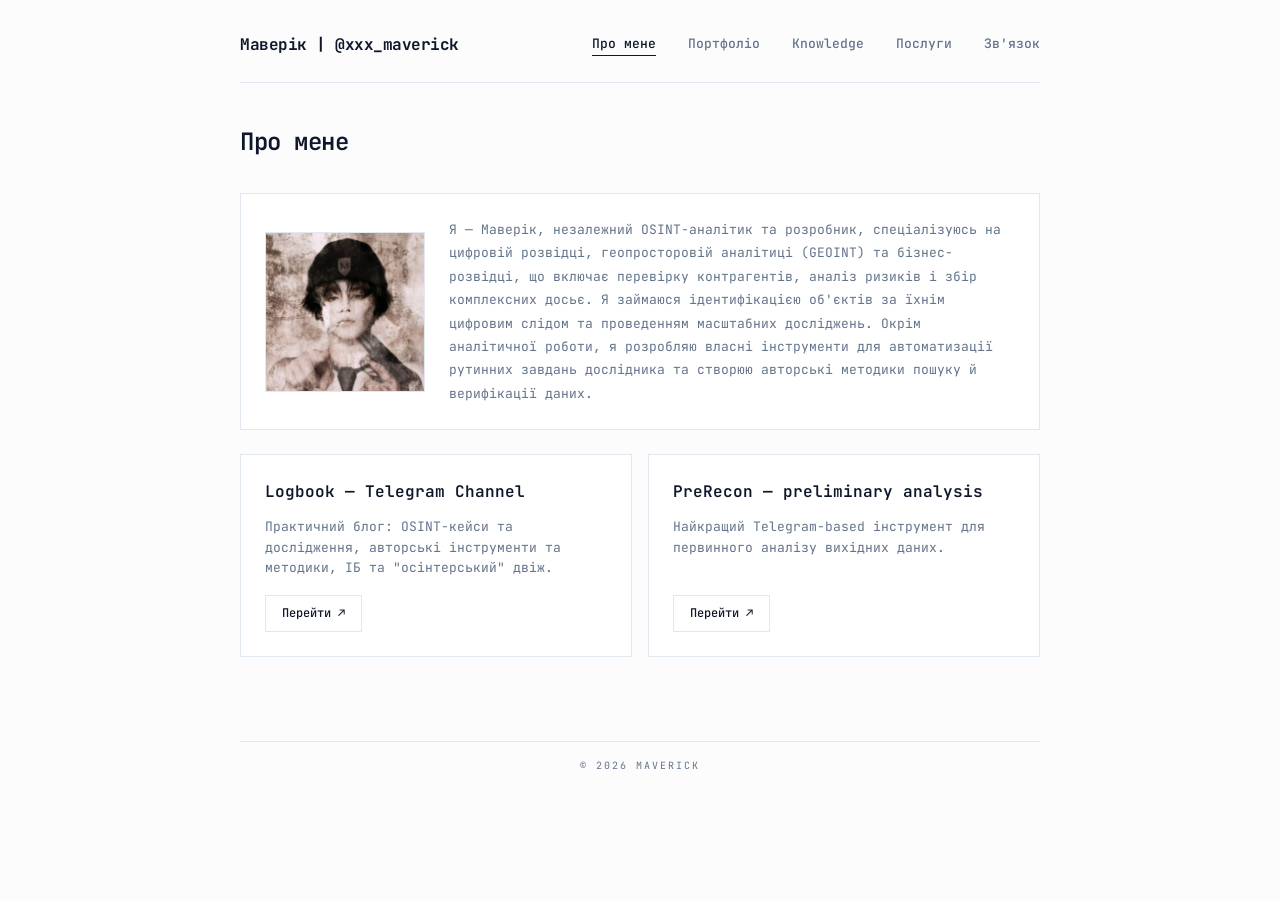
<file: index.html>
<!DOCTYPE html>
<html lang="uk">
<head>
    <meta charset="UTF-8">
    <meta name="viewport" content="width=device-width, initial-scale=1.0">
    <title>Про мене • Маверік</title>
    <link rel="icon" type="image/jpeg" href="media/my_avatar.jpg">
    <link rel="stylesheet" href="styles.css">
</head>
<body>

    <header>
        <div class="nav-container">
            <a href="/" class="logo">Маверік | @xxx_maverick</a>
            <nav class="nav-links">
                <a href="/" class="active">Про мене</a>
                <a href="portfolio.html">Портфоліо</a>
                <a href="knowledge.html">Knowledge</a>
                <a href="pricelist.html">Послуги</a>
                <a href="contact.html">Зв'язок</a>
            </nav>
        </div>
    </header>

    <main>
        <section>
            <h1>Про мене</h1>

            <div class="tactical-card profile-container">
                <img src="media/my_avatar.jpg" alt="Маверік" class="profile-avatar">
                <div>
                    <p class="card-desc" style="line-height: 1.8; margin-bottom: 0;">
                        Я — Маверік, незалежний OSINT-аналітик та розробник, спеціалізуюсь на цифровій розвідці, геопросторовій аналітиці (GEOINT) та бізнес-розвідці, що включає перевірку контрагентів, аналіз ризиків і збір комплексних досьє. Я займаюся ідентифікацією об'єктів за їхнім цифровим слідом та проведенням масштабних досліджень. Окрім аналітичної роботи, я розробляю власні інструменти для автоматизації рутинних завдань дослідника та створюю авторські методики пошуку й верифікації даних.
                    </p>
                </div>
            </div>

            <div class="link-grid">
                <div class="tactical-card">
                    <div class="card-title">Logbook — Telegram Channel</div>
                    <p class="card-desc">Практичний блог: OSINT-кейси та дослідження, авторські інструменти та методики, ІБ та "осінтерський" двіж.</p>
                    <a href="https://t.me/its_logbook" target="_blank" class="btn-link">Перейти ↗</a>
                </div>

                <div class="tactical-card">
                    <div class="card-title">PreRecon — preliminary analysis</div>
                    <p class="card-desc">Найкращий Telegram-based інструмент для первинного аналізу вихідних даних.</p>
                    <a href="https://t.me/prerecon_news" target="_blank" class="btn-link">Перейти ↗</a>
                </div>
            </div>
        </section>
    </main>

    <footer>
        <p class="footer-text">© 2026 MAVERICK</p>
    </footer>

</body>
</html>
</file>
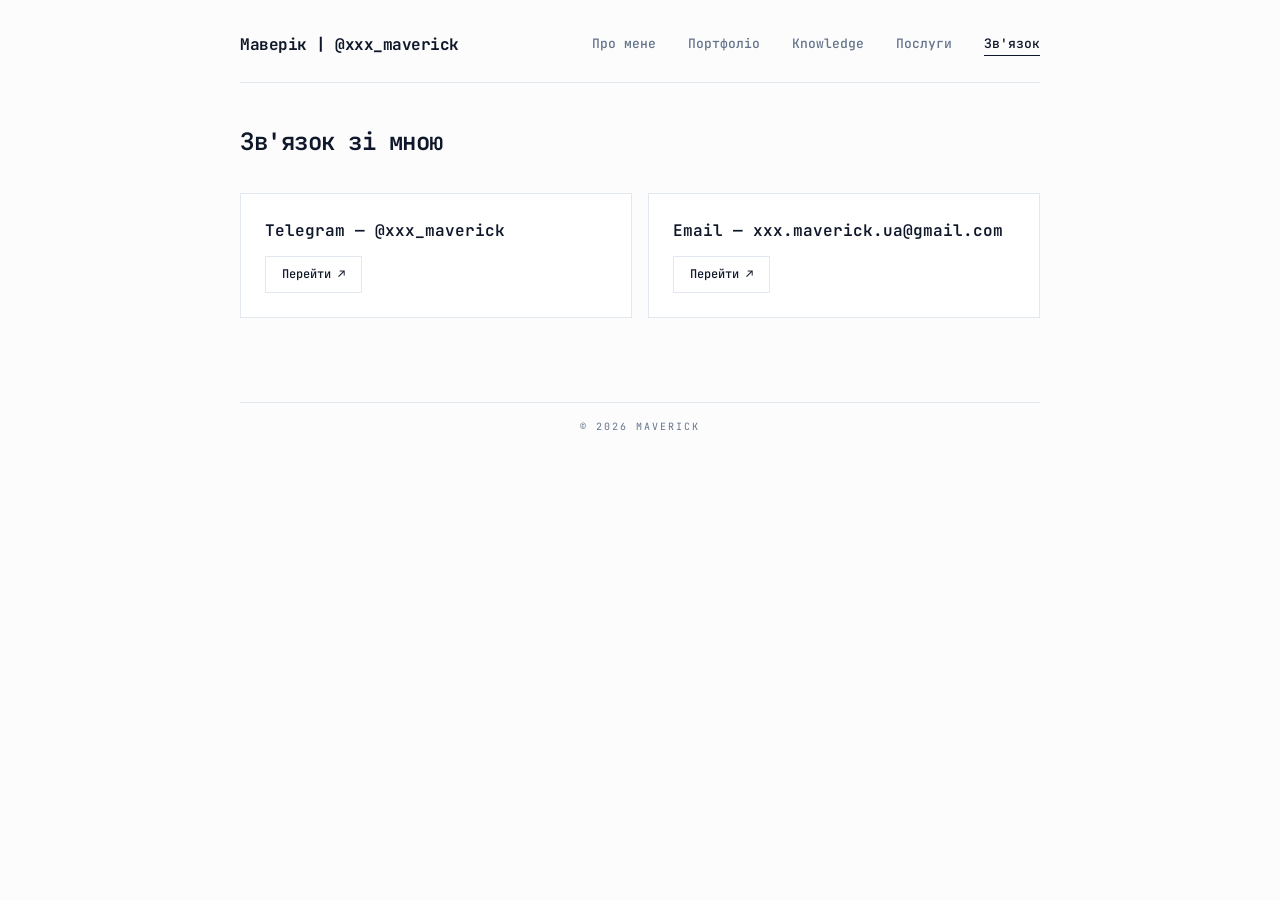
<file: contact.html>
<!DOCTYPE html>
<html lang="uk">
<head>
    <meta charset="UTF-8">
    <meta name="viewport" content="width=device-width, initial-scale=1.0">
    <title>Зв'язок зі мною • Маверік</title>
    <link rel="icon" type="image/jpeg" href="media/my_avatar.jpg">
    <link rel="stylesheet" href="styles.css">
</head>
<body>

    <header>
        <div class="nav-container">
            <a href="/" class="logo">Маверік | @xxx_maverick</a>
            <nav class="nav-links">
                <a href="/">Про мене</a>
                <a href="portfolio.html">Портфоліо</a>
                <a href="knowledge.html">Knowledge</a>
                <a href="pricelist.html">Послуги</a>
                <a href="contact.html" class="active">Зв'язок</a>
            </nav>
        </div>
    </header>

    <main>
        <section>
            <h1>Зв'язок зі мною</h1>

            <!-- Сітка з двома картками зв'язку без описів -->
            <div class="link-grid">
                <div class="tactical-card">
                    <div class="card-title">Telegram — @xxx_maverick</div>
                    <a href="https://t.me/xxx_maverick" target="_blank" class="btn-link" style="margin-top: auto;">Перейти ↗</a>
                </div>

                <div class="tactical-card">
                    <div class="card-title">Email — xxx.maverick.ua@gmail.com</div>
                    <a href="mailto:xxx.maverick.ua@gmail.com" class="btn-link" style="margin-top: auto;">Перейти ↗</a>
                </div>
            </div>
        </section>
    </main>

    <footer>
        <p class="footer-text">© 2026 MAVERICK</p>
    </footer>

</body>
</html>
</file>
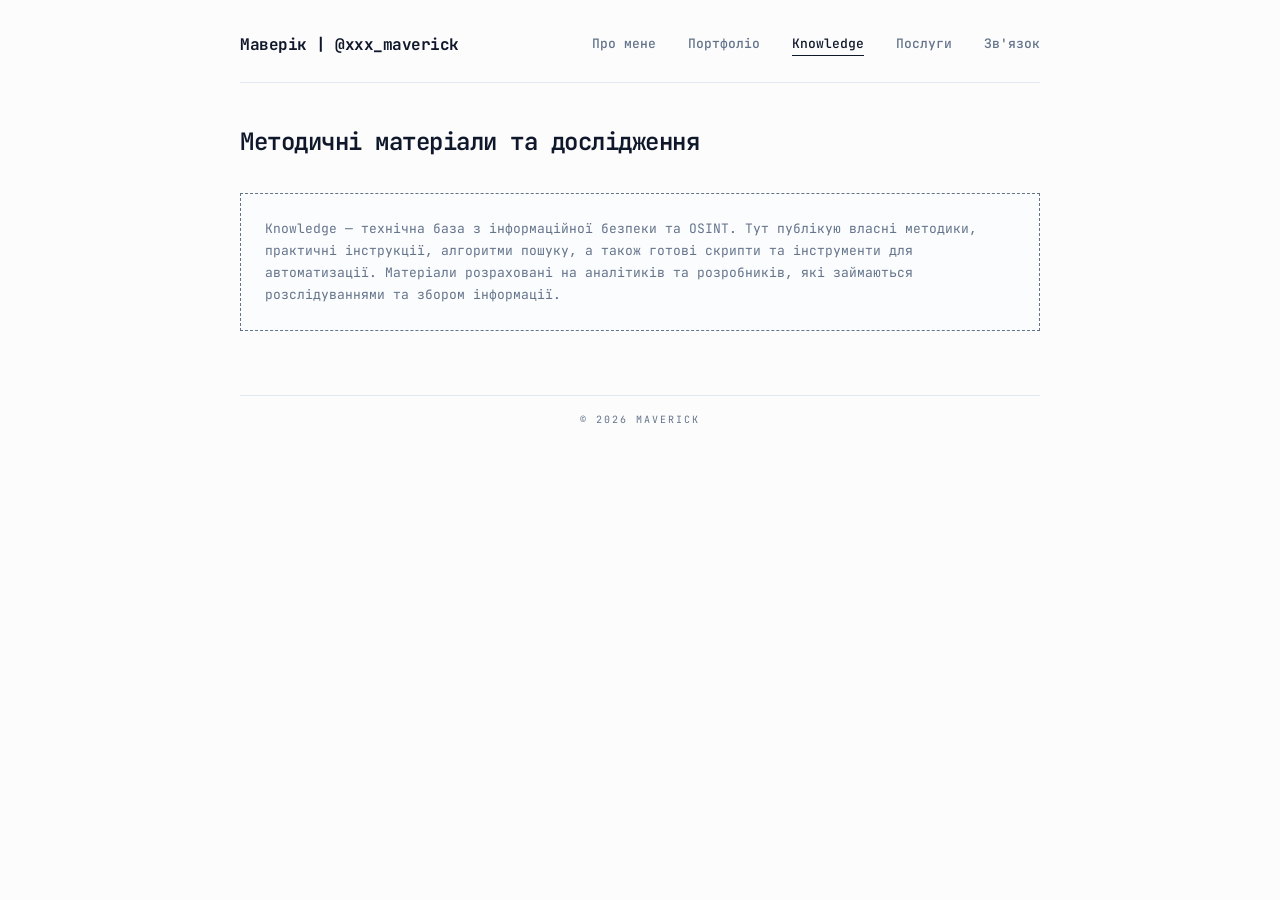
<file: knowledge.html>
<!DOCTYPE html>
<html lang="uk">
<head>
    <meta charset="UTF-8">
    <meta name="viewport" content="width=device-width, initial-scale=1.0">
    <title>Knowledge • Маверік</title>
    <link rel="icon" type="image/jpeg" href="media/my_avatar.jpg">
    <link rel="stylesheet" href="styles.css">
</head>
<body>

    <header>
        <div class="nav-container">
            <a href="/" class="logo">Маверік | @xxx_maverick</a>
            <nav class="nav-links">
                <a href="/">Про мене</a>
                <a href="portfolio.html">Портфоліо</a>
                <a href="knowledge.html" class="active">Knowledge</a>
                <a href="pricelist.html">Послуги</a>
                <a href="contact.html">Зв'язок</a>
            </nav>
        </div>
    </header>

    <main>
        <section>
            <h1>Методичні матеріали та дослідження</h1>

            <!-- Дисклеймер бази знань без внутрішнього заголовка -->
            <div class="tactical-card" style="border-style: dashed; border-color: var(--text-muted); background-color: rgba(248, 250, 252, 0.4);">
                <p class="card-desc" style="margin-bottom: 0; line-height: 1.7;">
                    Knowledge — технічна база з інформаційної безпеки та OSINT. Тут публікую власні методики, практичні інструкції, алгоритми пошуку, а також готові скрипти та інструменти для автоматизації. Матеріали розраховані на аналітиків та розробників, які займаються розслідуваннями та збором інформації.
                </p>
            </div>
        </section>
    </main>

    <footer>
        <p class="footer-text">© 2026 MAVERICK</p>
    </footer>

</body>
</html>
</file>
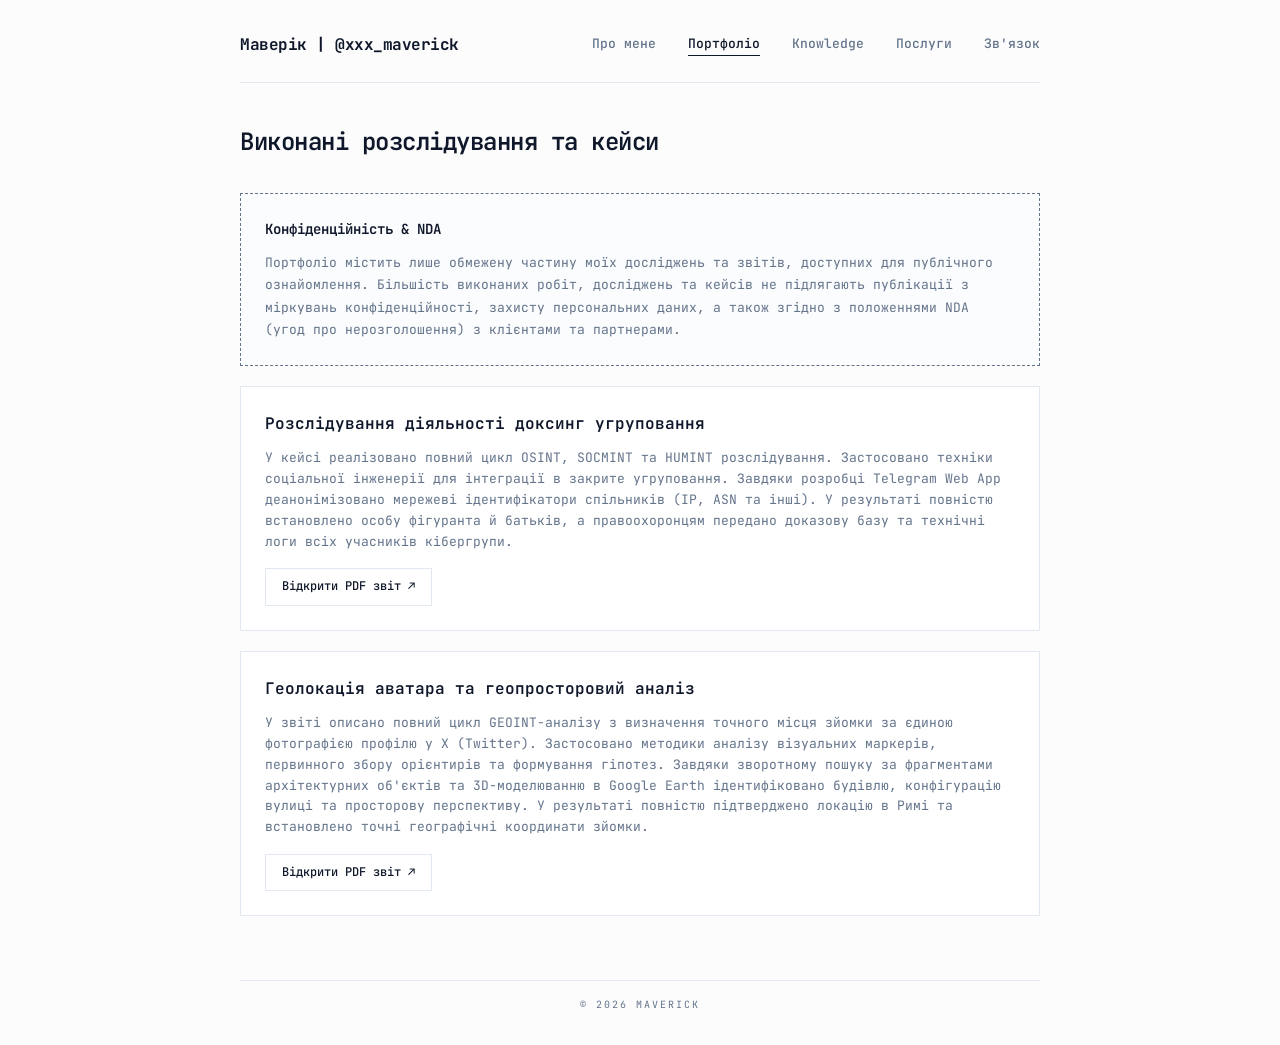
<file: portfolio.html>
<!DOCTYPE html>
<html lang="uk">
<head>
    <meta charset="UTF-8">
    <meta name="viewport" content="width=device-width, initial-scale=1.0">
    <title>Портфоліо • Маверік</title>
    <link rel="icon" type="image/jpeg" href="media/my_avatar.jpg">
    <link rel="stylesheet" href="styles.css">
</head>
<body>

    <header>
        <div class="nav-container">
            <a href="/" class="logo">Маверік | @xxx_maverick</a>
            <nav class="nav-links">
                <a href="/">Про мене</a>
                <a href="portfolio.html" class="active">Портфоліо</a>
                <a href="knowledge.html">Knowledge</a>
                <a href="pricelist.html">Послуги</a>
                <a href="contact.html">Зв'язок</a>
            </nav>
        </div>
    </header>

    <main>
        <section>
            <h1>Виконані розслідування та кейси</h1>

            <!-- Дисклеймер щодо конфіденційності та NDA -->
            <div class="tactical-card" style="border-style: dashed; border-color: var(--text-muted); background-color: rgba(248, 250, 252, 0.4);">
                <div class="card-title" style="font-size: 14px; color: var(--text-primary);">Конфіденційність & NDA</div>
                <p class="card-desc" style="margin-bottom: 0; line-height: 1.7;">
                    Портфоліо містить лише обмежену частину моїх досліджень та звітів, доступних для публічного ознайомлення. Більшість виконаних робіт, досліджень та кейсів не підлягають публікації з міркувань конфіденційності, захисту персональних даних, а також згідно з положеннями NDA (угод про нерозголошення) з клієнтами та партнерами.
                </p>
            </div>

            <!-- Кейс 1 -->
            <div class="tactical-card">
                <div class="card-title">Розслідування діяльності доксинг угруповання</div>
                <p class="card-desc">
                    У кейсі реалізовано повний цикл OSINT, SOCMINT та HUMINT розслідування. Застосовано техніки соціальної інженерії для інтеграції в закрите угруповання. Завдяки розробці Telegram Web App деанонімізовано мережеві ідентифікатори спільників (IP, ASN та інші). У результаті повністю встановлено особу фігуранта й батьків, а правоохоронцям передано доказову базу та технічні логи всіх учасників кібергрупи.
                </p>
                <a href="portfolio/%D0%A0%D0%BE%D0%B7%D1%81%D0%BB%D1%96%D0%B4%D1%83%D0%B2%D0%B0%D0%BD%D0%BD%D1%8F%20%D0%B4%D1%96%D1%8F%D0%BB%D1%8C%D0%BD%D0%BE%D1%81%D1%82%D1%96%20%D0%B4%D0%BE%D0%BA%D1%81%D0%B8%D0%BD%D0%B3%20%D1%83%D0%B3%D1%80%D1%83%D0%BF%D0%BE%D0%B2%D0%B0%D0%BD%D0%BD%D1%8F.pdf" target="_blank" class="btn-link">Відкрити PDF звіт ↗</a>
            </div>

            <!-- Кейс 2 -->
            <div class="tactical-card">
                <div class="card-title">Геолокація аватара та геопросторовий аналіз</div>
                <p class="card-desc">
                    У звіті описано повний цикл GEOINT-аналізу з визначення точного місця зйомки за єдиною фотографією профілю у X (Twitter). Застосовано методики аналізу візуальних маркерів, первинного збору орієнтирів та формування гіпотез. Завдяки зворотному пошуку за фрагментами архітектурних об'єктів та 3D-моделюванню в Google Earth ідентифіковано будівлю, конфігурацію вулиці та просторову перспективу. У результаті повністю підтверджено локацію в Римі та встановлено точні географічні координати зйомки.
                </p>
                <a href="portfolio/GEOINT_Report_Rome_1.pdf" target="_blank" class="btn-link">Відкрити PDF звіт ↗</a>
            </div>
        </section>
    </main>

    <footer>
        <p class="footer-text">© 2026 MAVERICK</p>
    </footer>

</body>
</html>
</file>
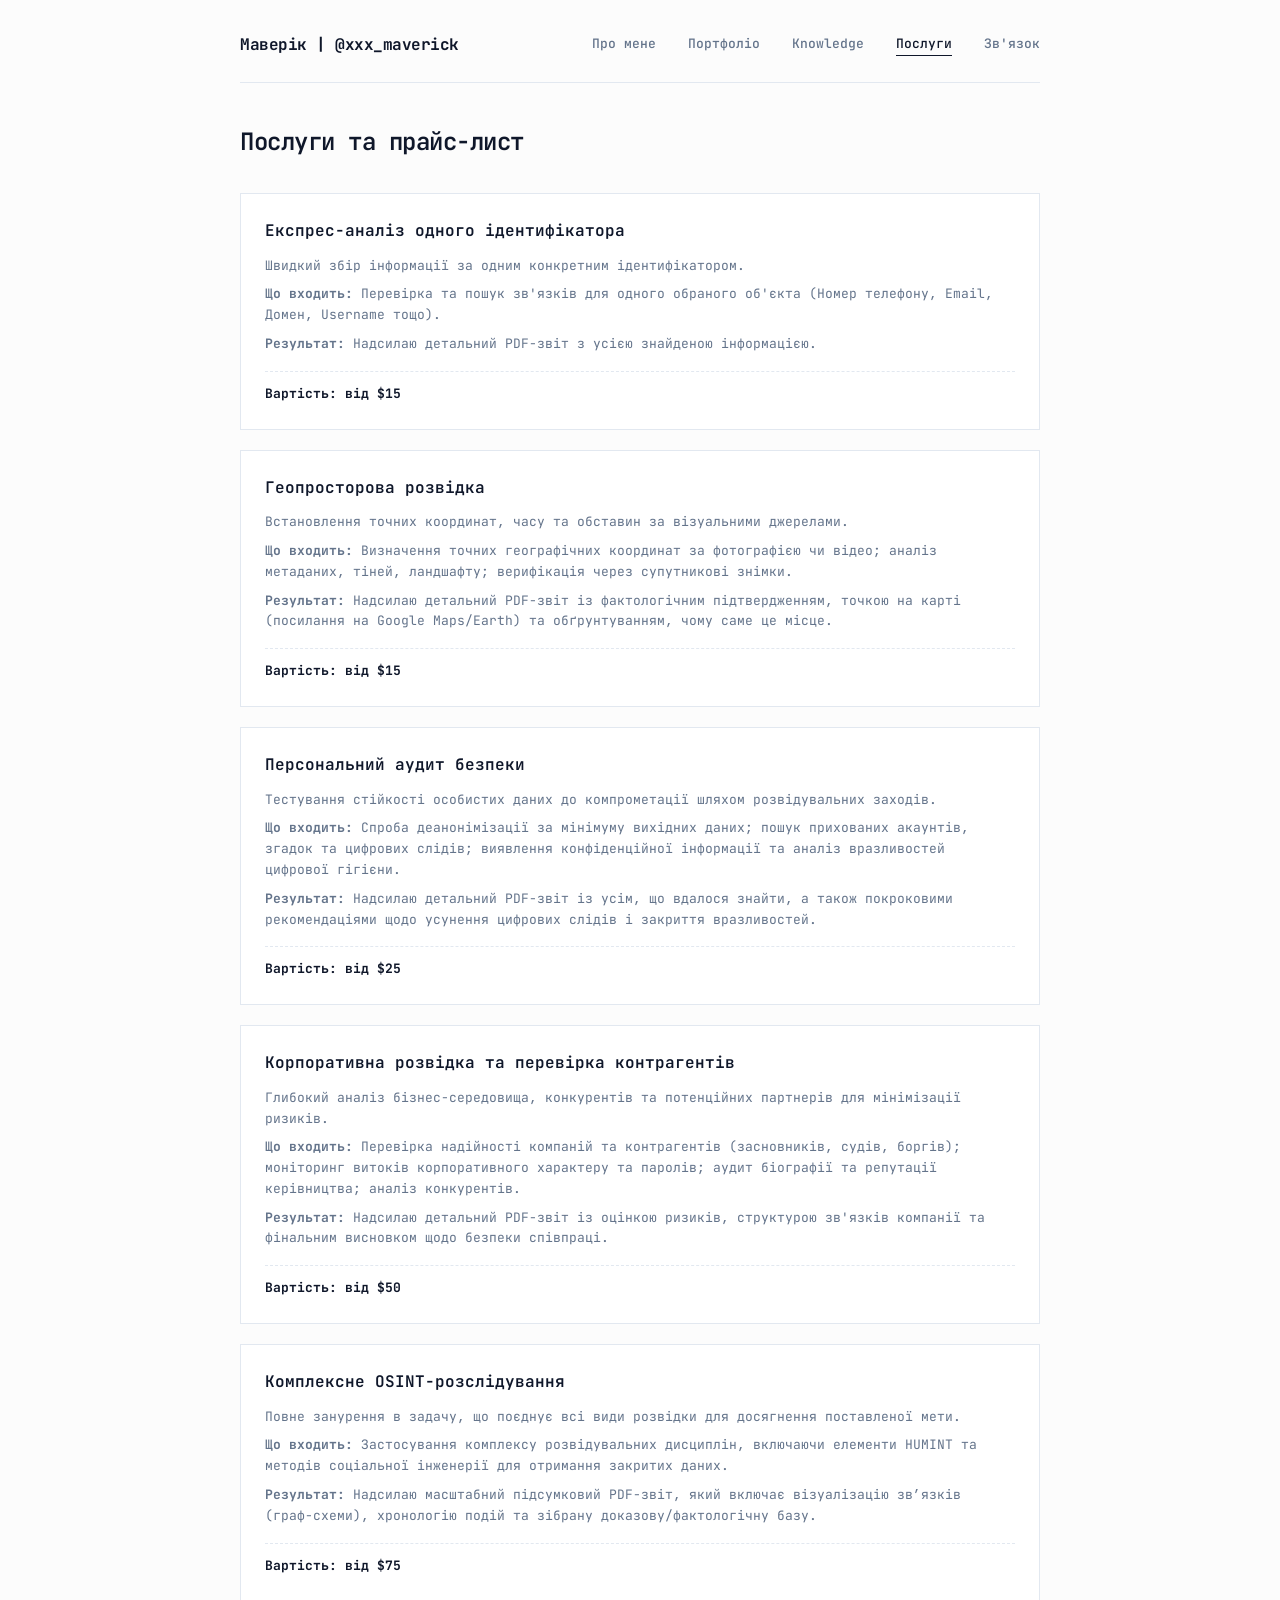
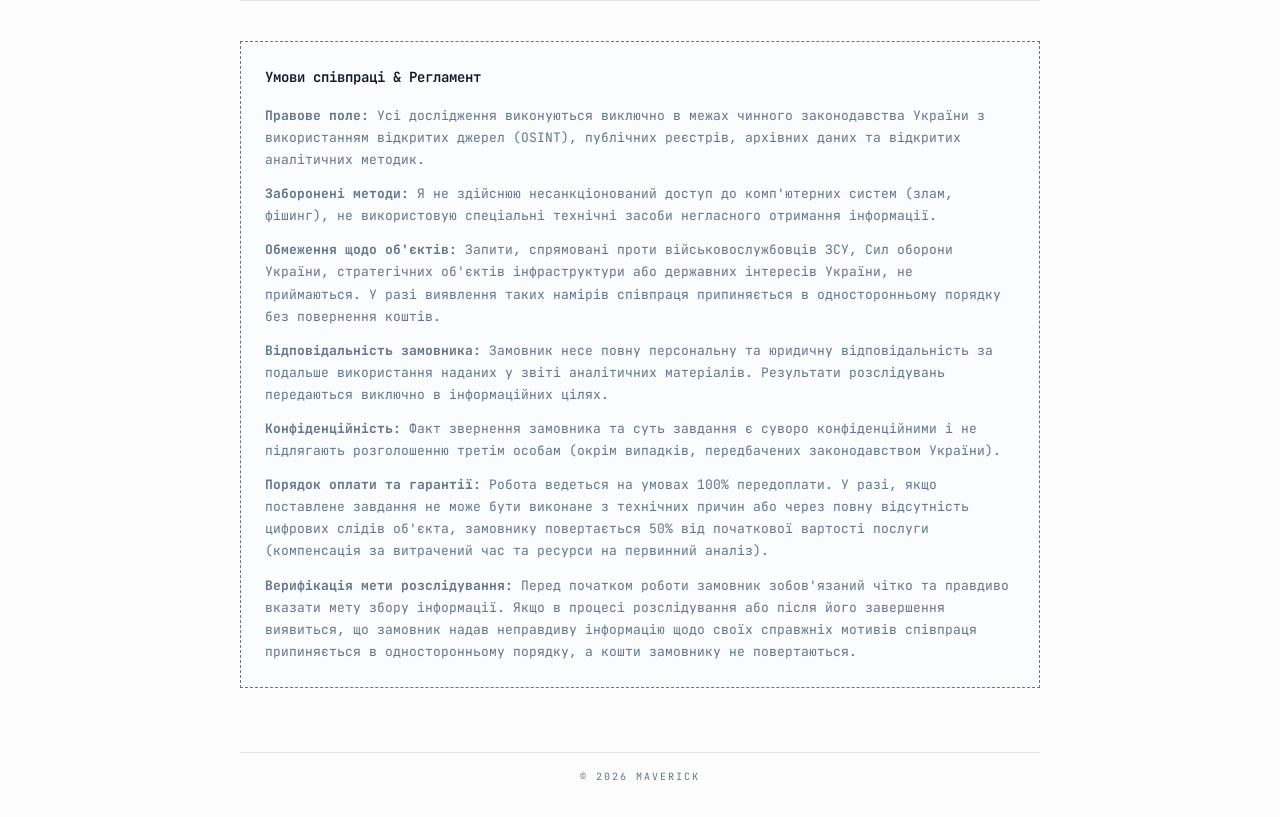
<file: pricelist.html>
<!DOCTYPE html>
<html lang="uk">
<head>
    <meta charset="UTF-8">
    <meta name="viewport" content="width=device-width, initial-scale=1.0">
    <title>Послуги та Вартість • Маверік</title>
    <link rel="icon" type="image/jpeg" href="media/my_avatar.jpg">
    <link rel="stylesheet" href="styles.css">
</head>
<body>

    <header>
        <div class="nav-container">
            <a href="/" class="logo">Маверік | @xxx_maverick</a>
            <nav class="nav-links">
                <a href="/">Про мене</a>
                <a href="portfolio.html">Портфоліо</a>
                <a href="knowledge.html">Knowledge</a>
                <a href="pricelist.html" class="active">Послуги</a>
                <a href="contact.html">Зв'язок</a>
            </nav>
        </div>
    </header>

    <main>
        <section>
            <h1>Послуги та прайс-лист</h1>

            <!-- Послуга 1 -->
            <div class="tactical-card">
                <div class="card-title">Експрес-аналіз одного ідентифікатора</div>
                <p class="card-desc" style="margin-bottom: 8px;">Швидкий збір інформації за одним конкретним ідентифікатором.</p>
                <p class="card-desc" style="margin-bottom: 8px;"><strong>Що входить:</strong> Перевірка та пошук зв'язків для одного обраного об'єкта (Номер телефону, Email, Домен, Username тощо).</p>
                <p class="card-desc" style="margin-bottom: 16px;"><strong>Результат:</strong> Надсилаю детальний PDF-звіт з усією знайденою інформацією.</p>
                <div style="font-size: 13px; font-weight: 700; border-top: 1px dashed var(--border-color); padding-top: 12px; color: var(--text-primary);">
                    Вартість: від $15
                </div>
            </div>

            <!-- Послуга 2 -->
            <div class="tactical-card">
                <div class="card-title">Геопросторова розвідка</div>
                <p class="card-desc" style="margin-bottom: 8px;">Встановлення точних координат, часу та обставин за візуальними джерелами.</p>
                <p class="card-desc" style="margin-bottom: 8px;"><strong>Що входить:</strong> Визначення точних географічних координат за фотографією чи відео; аналіз метаданих, тіней, ландшафту; верифікація через супутникові знімки.</p>
                <p class="card-desc" style="margin-bottom: 16px;"><strong>Результат:</strong> Надсилаю детальний PDF-звіт із фактологічним підтвердженням, точкою на карті (посилання на Google Maps/Earth) та обґрунтуванням, чому саме це місце.</p>
                <div style="font-size: 13px; font-weight: 700; border-top: 1px dashed var(--border-color); padding-top: 12px; color: var(--text-primary);">
                    Вартість: від $15
                </div>
            </div>

            <!-- Послуга 3 -->
            <div class="tactical-card">
                <div class="card-title">Персональний аудит безпеки</div>
                <p class="card-desc" style="margin-bottom: 8px;">Тестування стійкості особистих даних до компрометації шляхом розвідувальних заходів.</p>
                <p class="card-desc" style="margin-bottom: 8px;"><strong>Що входить:</strong> Спроба деанонімізації за мінімуму вихідних даних; пошук прихованих акаунтів, згадок та цифрових слідів; виявлення конфіденційної інформації та аналіз вразливостей цифрової гігієни.</p>
                <p class="card-desc" style="margin-bottom: 16px;"><strong>Результат:</strong> Надсилаю детальний PDF-звіт із усім, що вдалося знайти, а також покроковими рекомендаціями щодо усунення цифрових слідів і закриття вразливостей.</p>
                <div style="font-size: 13px; font-weight: 700; border-top: 1px dashed var(--border-color); padding-top: 12px; color: var(--text-primary);">
                    Вартість: від $25
                </div>
            </div>

            <!-- Послуга 4 -->
            <div class="tactical-card">
                <div class="card-title">Корпоративна розвідка та перевірка контрагентів</div>
                <p class="card-desc" style="margin-bottom: 8px;">Глибокий аналіз бізнес-середовища, конкурентів та потенційних партнерів для мінімізації ризиків.</p>
                <p class="card-desc" style="margin-bottom: 8px;"><strong>Що входить:</strong> Перевірка надійності компаній та контрагентів (засновників, судів, боргів); моніторинг витоків корпоративного характеру та паролів; аудит біографії та репутації керівництва; аналіз конкурентів.</p>
                <p class="card-desc" style="margin-bottom: 16px;"><strong>Результат:</strong> Надсилаю детальний PDF-звіт із оцінкою ризиків, структурою зв'язків компанії та фінальним висновком щодо безпеки співпраці.</p>
                <div style="font-size: 13px; font-weight: 700; border-top: 1px dashed var(--border-color); padding-top: 12px; color: var(--text-primary);">
                    Вартість: від $50
                </div>
            </div>

            <!-- Послуга 5 -->
            <div class="tactical-card">
                <div class="card-title">Комплексне OSINT-розслідування</div>
                <p class="card-desc" style="margin-bottom: 8px;">Повне занурення в задачу, що поєднує всі види розвідки для досягнення поставленої мети.</p>
                <p class="card-desc" style="margin-bottom: 8px;"><strong>Що входить:</strong> Застосування комплексу розвідувальних дисциплін, включаючи елементи HUMINT та методів соціальної інженерії для отримання закритих даних.</p>
                <p class="card-desc" style="margin-bottom: 16px;"><strong>Результат:</strong> Надсилаю масштабний підсумковий PDF-звіт, який включає візуалізацію зв’язків (граф-схеми), хронологію подій та зібрану доказову/фактологічну базу.</p>
                <div style="font-size: 13px; font-weight: 700; border-top: 1px dashed var(--border-color); padding-top: 12px; color: var(--text-primary);">
                    Вартість: від $75
                </div>
            </div>

            <!-- Блок умов співпраці -->
            <div class="tactical-card" style="border-style: dashed; border-color: var(--text-muted); background-color: rgba(248, 250, 252, 0.4); margin-top: 40px;">
                <div class="card-title" style="font-size: 14px; color: var(--text-primary); margin-bottom: 16px;">
                    Умови співпраці & Регламент
                </div>
                
                <p class="card-desc" style="line-height: 1.7; margin-bottom: 12px;">
                    <strong>Правове поле:</strong> Усі дослідження виконуються виключно в межах чинного законодавства України з використанням відкритих джерел (OSINT), публічних реєстрів, архівних даних та відкритих аналітичних методик.
                </p>
                
                <p class="card-desc" style="line-height: 1.7; margin-bottom: 12px;">
                    <strong>Заборонені методи:</strong> Я не здійснюю несанкціонований доступ до комп'ютерних систем (злам, фішинг), не використовую спеціальні технічні засоби негласного отримання інформації.
                </p>
                
                <p class="card-desc" style="line-height: 1.7; margin-bottom: 12px;">
                    <strong>Обмеження щодо об'єктів:</strong> Запити, спрямовані проти військовослужбовців ЗСУ, Сил оборони України, стратегічних об'єктів інфраструктури або державних інтересів України, не приймаються. У разі виявлення таких намірів співпраця припиняється в односторонньому порядку без повернення коштів.
                </p>
                
                <p class="card-desc" style="line-height: 1.7; margin-bottom: 12px;">
                    <strong>Відповідальність замовника:</strong> Замовник несе повну персональну та юридичну відповідальність за подальше використання наданих у звіті аналітичних матеріалів. Результати розслідувань передаються виключно в інформаційних цілях.
                </p>
                
                <p class="card-desc" style="line-height: 1.7; margin-bottom: 12px;">
                    <strong>Конфіденційність:</strong> Факт звернення замовника та суть завдання є суворо конфіденційними і не підлягають розголошенню третім особам (окрім випадків, передбачених законодавством України).
                </p>
                
                <p class="card-desc" style="line-height: 1.7; margin-bottom: 12px;">
                    <strong>Порядок оплати та гарантії:</strong> Робота ведеться на умовах 100% передоплати. У разі, якщо поставлене завдання не може бути виконане з технічних причин або через повну відсутність цифрових слідів об'єкта, замовнику повертається 50% від початкової вартості послуги (компенсація за витрачений час та ресурси на первинний аналіз).
                </p>
                
                <p class="card-desc" style="line-height: 1.7; margin-bottom: 0;">
                    <strong>Верифікація мети розслідування:</strong> Перед початком роботи замовник зобов'язаний чітко та правдиво вказати мету збору інформації. Якщо в процесі розслідування або після його завершення виявиться, що замовник надав неправдиву інформацію щодо своїх справжніх мотивів співпраця припиняється в односторонньому порядку, а кошти замовнику не повертаються.
                </p>
            </div>
        </section>
    </main>

    <footer>
        <p class="footer-text">© 2026 MAVERICK</p>
    </footer>

</body>
</html>
</file>
<file: styles.css>
/* Google Fonts: JetBrains Mono для технічного стилю */
@import url('https://fonts.googleapis.com/css2?family=JetBrains+Mono:wght@300;400;500;600;700&display=swap');

:root {
    --bg-light: #fcfcfc;
    --bg-card: #ffffff;
    --border-color: #e2e8f0;
    --border-hover: #0f172a;
    --accent-blue: #0250c5;
    --accent-glow: rgba(2, 80, 197, 0.05);
    --text-primary: #0f172a;
    --text-muted: #64748b;
    --max-width: 800px;
}

* {
    box-sizing: border-box;
    margin: 0;
    padding: 0;
}

body {
    background-color: var(--bg-light);
    color: var(--text-primary);
    font-family: 'JetBrains Mono', monospace;
    line-height: 1.6;
    padding: 0 16px;
}

/* Навігація */
header {
    max-width: var(--max-width);
    margin: 0 auto;
    padding: 32px 0 24px 0;
    border-bottom: 1px solid var(--border-color);
}

.nav-container {
    display: flex;
    flex-direction: column;
    gap: 16px;
    align-items: flex-start;
}

@media(min-width: 600px) {
    .nav-container {
        flex-direction: row;
        justify-content: space-between;
        align-items: center;
    }
}

.logo {
    font-weight: 700;
    font-size: 16px;
    letter-spacing: -0.5px;
    text-decoration: none;
    color: var(--text-primary);
}

.nav-links {
    display: flex;
    gap: 32px;
    flex-wrap: wrap;
}

.nav-links a {
    font-size: 13px;
    color: var(--text-muted);
    text-decoration: none;
    font-weight: 500;
    transition: color 0.2s ease;
}

.nav-links a:hover,
.nav-links a.active {
    color: var(--text-primary);
    border-bottom: 1px solid var(--text-primary);
}

/* Контейнер сторінок */
main {
    max-width: var(--max-width);
    margin: 40px auto;
}

h1 {
    font-size: 24px;
    font-weight: 600;
    letter-spacing: -0.5px;
    margin-bottom: 32px;
    color: var(--text-primary);
}

.subtitle {
    font-size: 11px;
    color: var(--text-muted);
    letter-spacing: 2px;
    text-transform: uppercase;
    margin-bottom: 32px;
}

/* Тактичні карти (Аналог Maverick Card) */
.tactical-card {
    background: var(--bg-card);
    border: 1px solid var(--border-color);
    padding: 24px;
    margin-bottom: 20px;
    position: relative;
    transition: all 0.3s cubic-bezier(0.25, 1, 0.5, 1);
    
    /* Перетворення на флекс для позиціонування елементів по вертикалі */
    display: flex;
    flex-direction: column;
}

.tactical-card:hover {
    border-color: var(--border-hover);
    box-shadow: 0 8px 24px var(--accent-glow);
    transform: scale(1.015);
}

.card-title {
    font-size: 16px;
    font-weight: 600;
    margin-bottom: 12px;
    display: flex;
    justify-content: space-between;
    align-items: center;
    width: 100%;
}

.card-desc {
    font-size: 13px;
    color: var(--text-muted);
    margin-bottom: 16px;
    flex-grow: 1; /* Змушує опис розтягуватися та виштовхувати кнопку вниз */
}

/* Профіль з аватаром */
.profile-container {
    display: flex;
    flex-direction: column;
    gap: 24px;
    align-items: center;
}

@media(min-width: 600px) {
    .profile-container {
        flex-direction: row;
        align-items: center;
    }
}

.profile-avatar {
    width: 160px;
    height: 160px;
    border: 1px solid var(--border-color);
    object-fit: cover;
    flex-shrink: 0;
    background-color: var(--bg-light);
}

/* Кнопки та Посилання */
.btn-link {
    display: inline-block;
    padding: 8px 16px;
    border: 1px solid var(--border-color);
    background: var(--bg-card);
    color: var(--text-primary);
    text-decoration: none;
    font-size: 12px;
    font-weight: 500;
    transition: all 0.2s ease;
    align-self: flex-start; /* Запобігає автоматичному розтягуванню кнопки по ширині */
}

.btn-link:hover {
    border-color: var(--text-primary);
    background: var(--text-primary);
    color: var(--bg-card);
}

/* Списки та Сітки */
.link-grid {
    display: grid;
    grid-template-columns: 1fr;
    gap: 16px;
    margin-top: 24px;
}

@media(min-width: 600px) {
    .link-grid {
        grid-template-columns: 1fr 1fr;
    }
}

/* Таблиці */
.table-container {
    width: 100%;
    overflow-x: auto;
    border: 1px solid var(--border-color);
    background: var(--bg-card);
}

table {
    width: 100%;
    border-collapse: collapse;
    font-size: 13px;
    text-align: left;
}

th {
    background-color: #f8fafc;
    font-weight: 600;
    color: var(--text-primary);
    border-bottom: 1px solid var(--border-color);
    padding: 12px 16px;
}

td {
    padding: 12px 16px;
    border-bottom: 1px solid var(--border-color);
    color: var(--text-muted);
}

tr:last-child td {
    border-bottom: none;
}

tr:hover td {
    color: var(--text-primary);
    background-color: #fafafa;
}

/* Футер */
footer {
    max-width: var(--max-width);
    margin: 64px auto 32px auto;
    border-top: 1px solid var(--border-color);
    padding-top: 16px;
    text-align: center;
}

.footer-text {
    font-size: 10px;
    color: var(--text-muted);
    letter-spacing: 2px;
    text-transform: uppercase;
}
</file>
